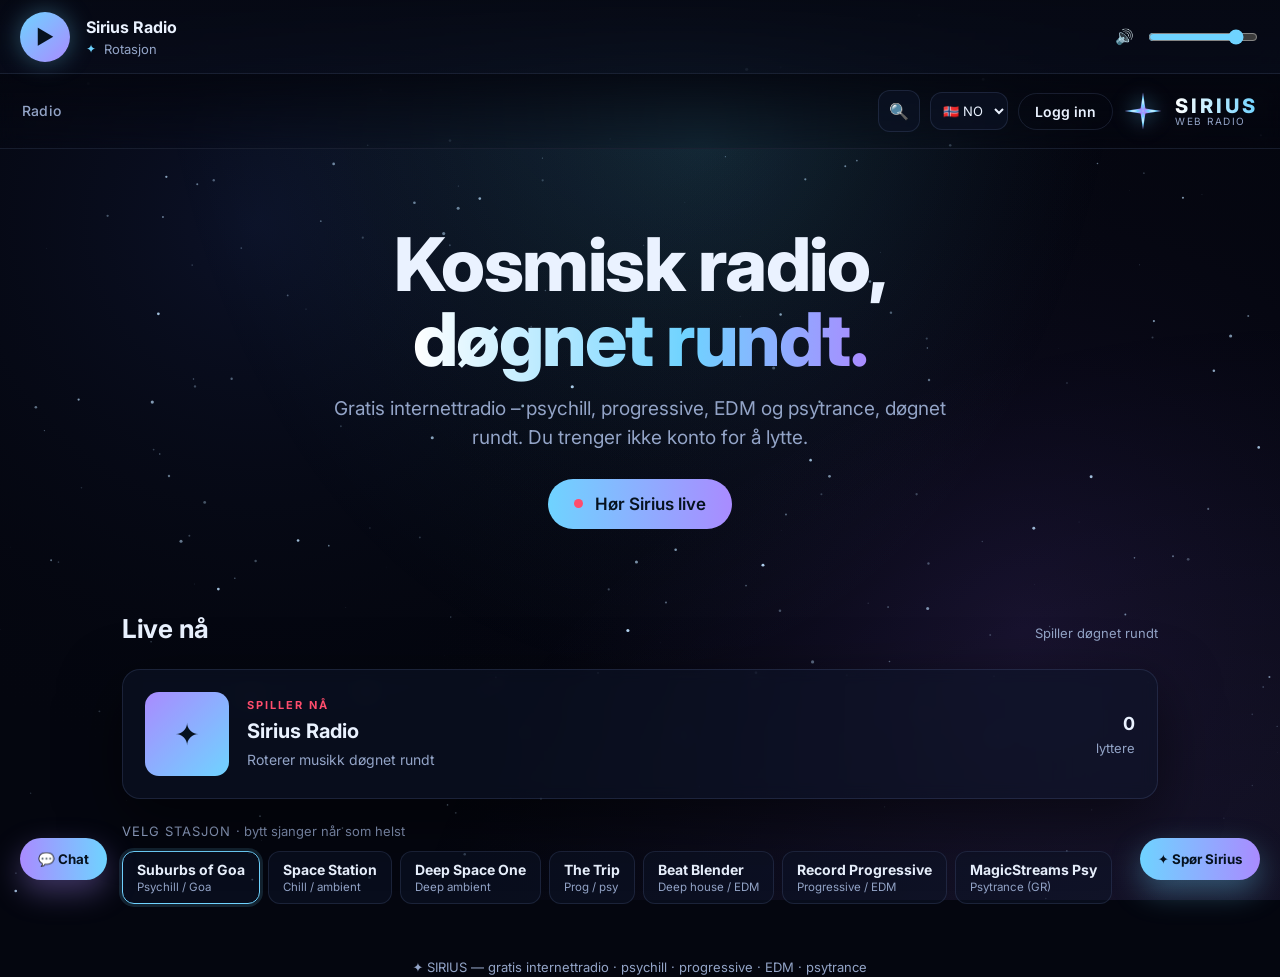
<file: index.html>
<!DOCTYPE html>
<html lang="no">
<head>
  <meta charset="UTF-8">
  <meta name="viewport" content="width=device-width, initial-scale=1">
  <title>SIRIUS Web Radio – Live fra rommet</title>
  <meta name="description" content="Sirius Web Radio – gratis internettradio. Psychill, progressive, EDM og psytrance – døgnet rundt.">
  <link rel="icon" href="assets/logo.svg">
  <link rel="manifest" href="manifest.json">
  <meta name="theme-color" content="#04060f">
  <meta name="apple-mobile-web-app-capable" content="yes">
  <meta name="apple-mobile-web-app-status-bar-style" content="black-translucent">
  <link rel="apple-touch-icon" href="assets/logo.svg">
  <link rel="preconnect" href="https://fonts.googleapis.com">
  <link href="https://fonts.googleapis.com/css2?family=Inter:wght@400;500;600;700;800&display=swap" rel="stylesheet">
  <link rel="stylesheet" href="css/styles.css">
</head>
<body>
  <!-- Universe-bakgrunn -->
  <canvas id="starfield"></canvas>

  <!-- Topbar med logo øverst i hjørnet -->
  <header class="topbar">
    <button class="nav-toggle" id="nav-toggle" aria-label="Åpne meny">☰</button>
    <nav class="nav" id="nav">
      <a href="#live" data-i18n="nav.live">Radio</a>
    </nav>
    <div style="display:flex;align-items:center;gap:10px">
      <button class="icon-btn" id="search-btn" aria-label="Søk">🔍</button>
      <select class="lang-select" id="lang-select" aria-label="Språk">
        <option value="no">🇳🇴 NO</option>
        <option value="en">🇬🇧 EN</option>
        <option value="es">🇪🇸 ES</option>
        <option value="de">🇩🇪 DE</option>
      </select>
      <button class="btn btn-ghost" id="auth-btn" data-i18n="nav.authbtn">Logg inn</button>
      <div class="logo">
        <img src="assets/logo.svg" class="logo-mark" alt="Sirius Web Radio">
        <div class="logo-text">
          <div class="logo-name">SIRIUS</div>
          <div class="logo-tag">Web Radio</div>
        </div>
      </div>
    </div>
  </header>

  <main class="wrap">
    <!-- Hero -->
    <section class="hero">
      <h1 data-i18n-html="hero.title">Kosmisk radio,<br><span class="glow">døgnet rundt.</span></h1>
      <p class="lead" data-i18n="hero.lead">Gratis internettradio – psychill, progressive, EDM og psytrance, døgnet rundt. Du trenger ikke konto for å lytte.</p>
      <button class="btn btn-primary hero-play" id="hero-play"><span class="dot"></span> <span data-i18n="hero.play">Hør Sirius live</span></button>
    </section>

    <!-- Live nå-boks (denne + spilleren nederst = "boksen" på hver side) -->
    <section id="live" class="block">
      <div class="section-head"><h2 data-i18n="live.h">Live nå</h2><span class="hint" data-i18n="live.hint">Spiller døgnet rundt</span></div>
      <div class="card live-box">
        <div class="live-cover" id="live-cover">✦</div>
        <div class="live-meta">
          <div class="kicker" id="live-kicker">SPILLER NÅ</div>
          <div class="title" id="live-title">Sirius Radio</div>
          <div class="sub" id="live-sub">Roterer musikk døgnet rundt</div>
        </div>
        <div class="live-stats"><b id="live-listeners">0</b>lyttere</div>
      </div>
      <div class="stations-head" data-i18n-html="stations.head">Velg stasjon <span>· bytt sjanger når som helst</span></div>
      <div class="stations" id="stations"></div>
    </section>
  </main>

  <footer class="wrap">
    <p data-i18n="footer">✦ SIRIUS — gratis internettradio · psychill · progressive · EDM · psytrance</p>
  </footer>

  <!-- Persistent spiller-bar (finnes på hver side) -->
  <div class="player-bar">
    <button class="pb-play" id="pb-play">▶</button>
    <div class="pb-info">
      <div class="now" id="pb-now">Sirius Radio</div>
      <div class="by" id="pb-by"><span class="pb-ai">✦</span> Rotasjon</div>
    </div>
    <div class="pb-right">
      <span style="font-size:15px">🔊</span>
      <input class="pb-vol" id="pb-vol" type="range" min="0" max="100" value="85">
    </div>
  </div>

  <!-- AI-assistent (uten innlogging) -->
  <button class="ai-fab" id="ai-fab" data-i18n="ai.fab">✦ Spør Sirius</button>
  <div class="ai-panel" id="ai-panel">
    <div class="ai-head">
      <div class="t" data-i18n="ai.title">✦ Sirius-assistent</div>
      <button class="x" id="ai-close">×</button>
    </div>
    <div class="ai-log" id="ai-log"></div>
    <div class="ai-suggest" id="ai-suggest"></div>
    <div class="ai-input">
      <input class="input" id="ai-input" data-i18n-ph="ai.ph" placeholder="Spør om alt på siden…">
      <button class="btn btn-primary" id="ai-send" data-i18n="ai.send">Send</button>
    </div>
  </div>

  <!-- Fellesskaps-chat (åpen for alle – med eller uten konto, flyttbar) -->
  <button class="chat-fab" id="chat-fab" data-i18n="chat.fab">💬 Chat</button>
  <div class="chat-panel" id="chat-panel">
    <div class="chat-head" id="chat-head">
      <div class="t"><span data-i18n="chat.title">💬 Sirius-chat</span> <span class="drag-hint" data-i18n="chat.hint">dra for å flytte</span></div>
      <button class="x" id="chat-close">×</button>
    </div>
    <div class="chat-log" id="chat-log"></div>
    <div class="chat-name-row">
      <label data-i18n="chat.you">Du:</label>
      <input class="input" id="chat-name" data-i18n-ph="chat.name" placeholder="Ditt navn">
    </div>
    <div class="chat-input">
      <input class="input" id="chat-text" data-i18n-ph="chat.ph" placeholder="Skriv en melding…">
      <button class="btn btn-primary" id="chat-send" data-i18n="chat.send">Send</button>
    </div>
  </div>

  <!-- Modal: logg inn / registrer -->
  <div class="modal-overlay" id="modal-overlay">
    <div class="card modal" style="position:relative">
      <button class="x" id="modal-close">×</button>
      <h3 data-i18n="modal.title">Bli med på Sirius</h3>
      <div class="sub" data-i18n="modal.sub">Du trenger ikke konto for å lytte – opprett en for å bli med i fellesskapet.</div>

      <div class="tabs">
        <button data-mode="register" class="active" data-i18n="modal.register">Registrer</button>
        <button data-mode="login" data-i18n="modal.login">Logg inn</button>
      </div>

      <form id="auth-form">
        <div class="field" id="field-name"><label data-i18n="modal.name">Navn</label><input class="input" id="f-name" placeholder="Ditt navn"></div>
        <div class="field"><label data-i18n="modal.email">E-post</label><input class="input" id="f-email" type="email" placeholder="deg@epost.no" required></div>
        <div class="field"><label data-i18n="modal.pass">Passord</label><input class="input" id="f-pass" type="password" placeholder="••••••••" required></div>
        <button class="btn btn-primary" id="auth-submit" style="width:100%" type="submit">Opprett konto</button>
        <button class="btn btn-ghost" id="forgot-pass" type="button" style="width:100%;margin-top:8px;display:none" data-i18n="modal.forgot">Glemt passord?</button>
        <button class="btn btn-ghost" id="resend-activation" type="button" style="width:100%;margin-top:8px" data-i18n="modal.resend">✉ Send aktiverings-e-post på nytt</button>
        <p class="note">Ved registrering sender vi en aktiverings-e-post du må bekrefte. Fikk du den ikke? Skriv e-posten over og trykk «Send på nytt».</p>
      </form>
    </div>
  </div>

  <div class="toast" id="toast"></div>

  <!-- Skript -->
  <script src="js/config.js"></script>
  <script src="js/i18n.js"></script>
  <script src="js/starfield.js"></script>
  <script src="js/player.js"></script>
  <script src="js/ai.js"></script>
  <script src="js/auth.js"></script>
  <script src="js/stations.js"></script>
  <script src="js/search.js"></script>
  <script src="js/chat.js"></script>
  <script src="js/app.js"></script>
</body>
</html>
</file>
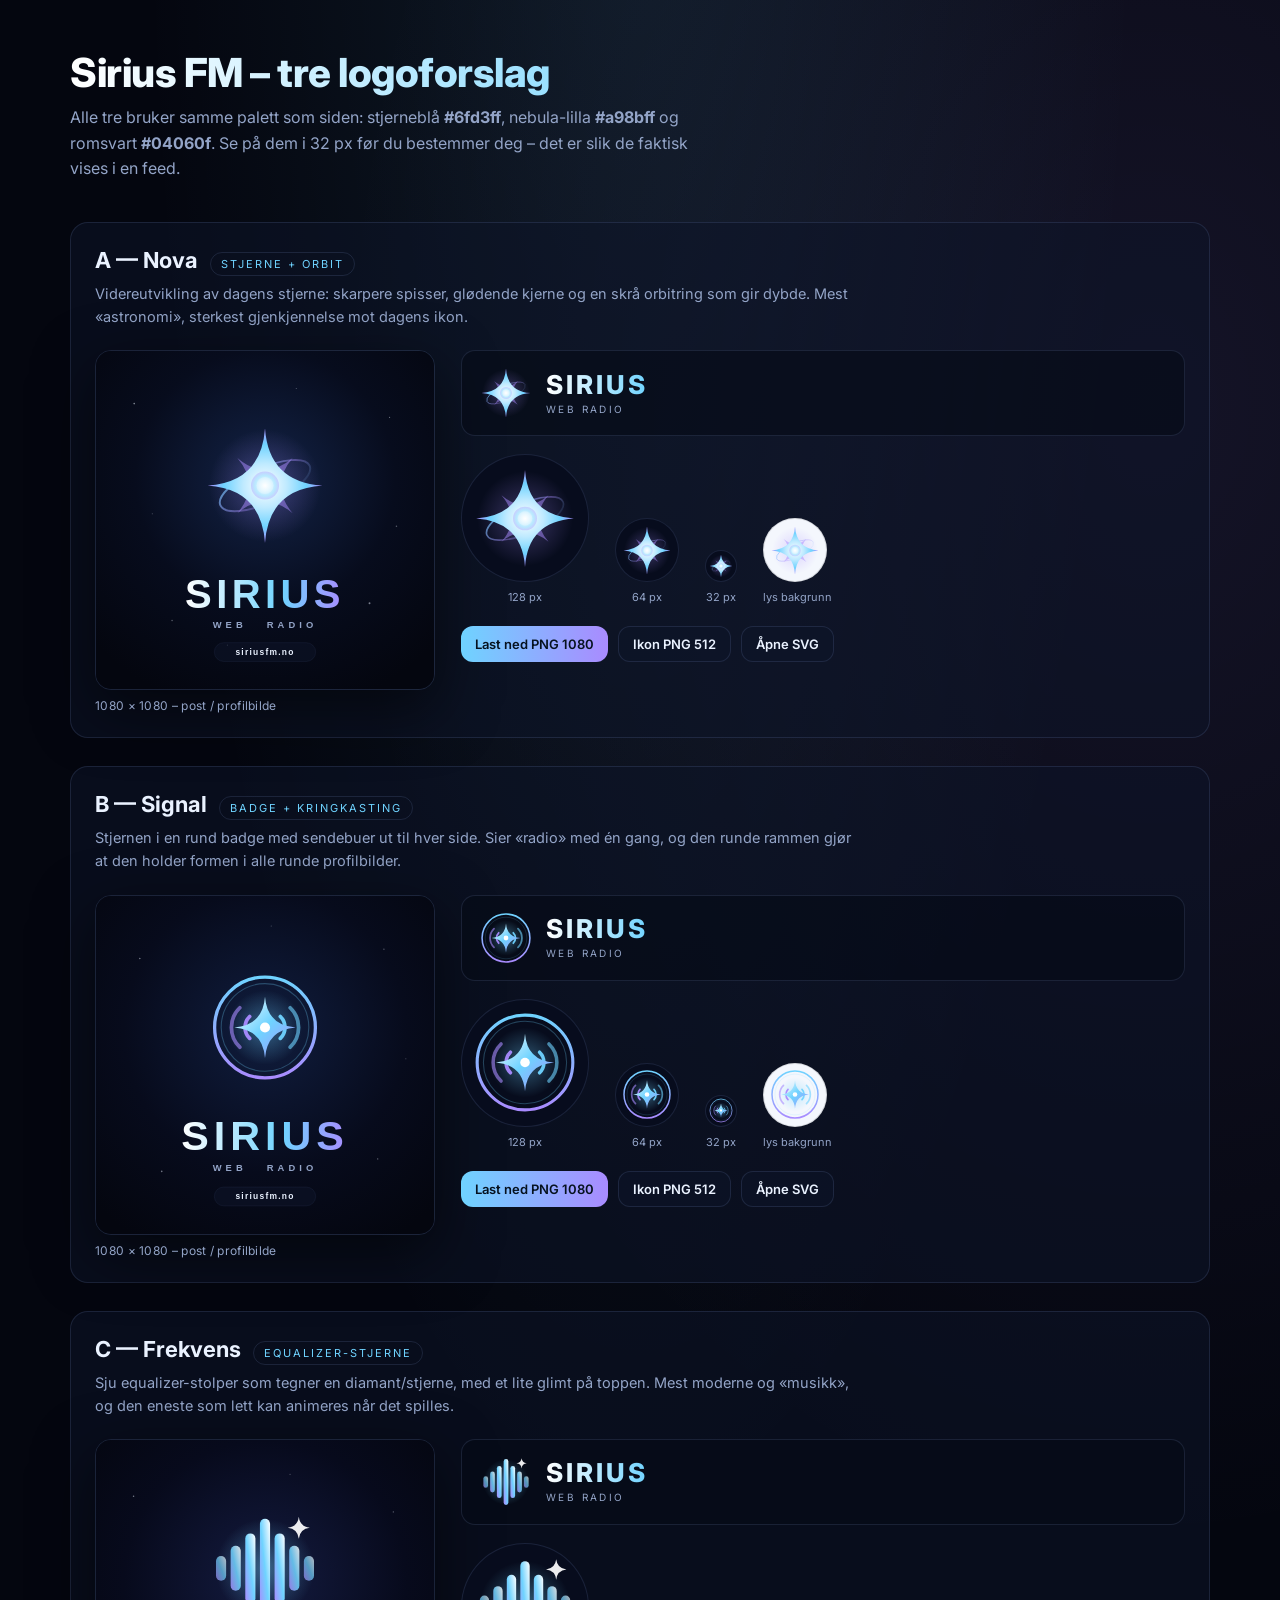
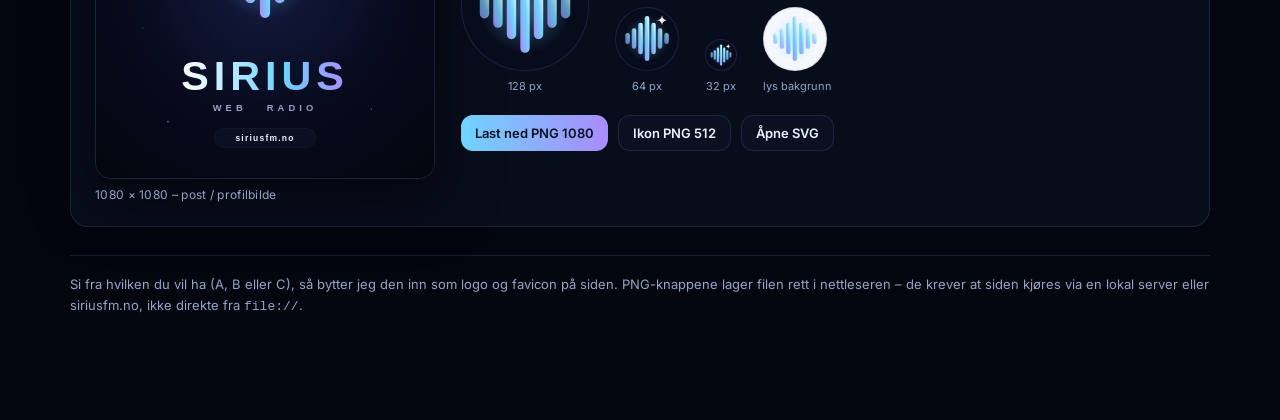
<file: logo-preview.html>
<!doctype html>
<html lang="no">
<head>
<meta charset="utf-8">
<meta name="viewport" content="width=device-width, initial-scale=1">
<title>Sirius FM – logoforslag</title>
<link rel="preconnect" href="https://fonts.googleapis.com">
<link href="https://fonts.googleapis.com/css2?family=Inter:wght@400;500;600;700;800&display=swap" rel="stylesheet">
<style>
  :root{
    --bg:#04060f; --ink:#eaf2ff; --muted:#93a4c7;
    --line:rgba(140,170,230,0.14); --panel:rgba(14,20,40,0.55);
    --accent:#6fd3ff; --accent-2:#a98bff;
    --font:'Inter',system-ui,-apple-system,Segoe UI,Roboto,sans-serif;
  }
  *{box-sizing:border-box}
  body{margin:0;background:var(--bg);color:var(--ink);font-family:var(--font);
    background-image:radial-gradient(ellipse at 50% -10%,rgba(111,211,255,.10),transparent 55%),
                     radial-gradient(ellipse at 90% 20%,rgba(169,139,255,.10),transparent 50%);}
  .wrap{max-width:1180px;margin:0 auto;padding:48px 20px 90px}
  h1{font-size:clamp(26px,4vw,40px);margin:0 0 8px;font-weight:800;letter-spacing:-.5px;
     background:linear-gradient(90deg,#fff,var(--accent) 60%,var(--accent-2));
     -webkit-background-clip:text;background-clip:text;color:transparent}
  .lead{color:var(--muted);margin:0 0 40px;max-width:640px;line-height:1.6}
  .concept{border:1px solid var(--line);background:var(--panel);border-radius:18px;
    padding:24px;margin-bottom:28px}
  .chead{display:flex;flex-wrap:wrap;gap:12px;align-items:baseline;margin-bottom:6px}
  .chead h2{margin:0;font-size:22px;font-weight:700}
  .tag{font-size:11px;letter-spacing:2px;text-transform:uppercase;color:var(--accent);
    border:1px solid var(--line);border-radius:999px;padding:4px 10px}
  .desc{color:var(--muted);font-size:14.5px;line-height:1.6;margin:0 0 22px;max-width:760px}
  .grid{display:grid;grid-template-columns:minmax(260px,340px) 1fr;gap:26px;align-items:start}
  @media(max-width:820px){.grid{grid-template-columns:1fr}}
  .post{width:100%;max-width:340px;border-radius:16px;overflow:hidden;border:1px solid var(--line);
    box-shadow:0 20px 60px rgba(0,0,0,.55);display:block}
  .post img{display:block;width:100%}
  .caption{font-size:12px;color:var(--muted);margin-top:8px;letter-spacing:.3px}
  .sizes{display:flex;flex-wrap:wrap;gap:26px;align-items:flex-end;margin-bottom:22px}
  .size{text-align:center}
  .avatar{border-radius:50%;overflow:hidden;background:#070c1d;display:grid;place-items:center;
    border:1px solid var(--line)}
  .avatar img{width:82%;height:82%}
  .a128{width:128px;height:128px}.a64{width:64px;height:64px}.a32{width:32px;height:32px}
  .size span{display:block;font-size:11px;color:var(--muted);margin-top:8px}
  .light{background:#f4f7fd;border-color:rgba(0,0,0,.12)}
  .lock{display:flex;align-items:center;gap:14px;padding:16px 18px;border:1px solid var(--line);
    border-radius:14px;background:rgba(6,10,22,.6);margin-bottom:18px;flex-wrap:wrap}
  .lock img{width:52px;height:52px}
  .lock .name{font-size:26px;font-weight:800;letter-spacing:3px;line-height:1;
    background:linear-gradient(90deg,#fff,var(--accent));-webkit-background-clip:text;
    background-clip:text;color:transparent}
  .lock .tagline{font-size:10px;color:var(--muted);letter-spacing:2.4px;text-transform:uppercase;margin-top:5px}
  .btns{display:flex;flex-wrap:wrap;gap:10px}
  button{font-family:inherit;cursor:pointer;font-size:13px;font-weight:600;
    padding:9px 14px;border-radius:12px;border:1px solid var(--line);
    background:var(--panel);color:var(--ink)}
  button:hover{border-color:var(--accent);box-shadow:0 0 0 3px rgba(111,211,255,.12)}
  button.primary{background:linear-gradient(90deg,var(--accent),var(--accent-2));color:#06121f;border:none}
  .note{color:var(--muted);font-size:13px;line-height:1.6;border-top:1px solid var(--line);
    padding-top:18px;margin-top:8px}
</style>
</head>
<body>
<div class="wrap">
  <h1>Sirius FM – tre logoforslag</h1>
  <p class="lead">Alle tre bruker samme palett som siden: stjerneblå <b>#6fd3ff</b>, nebula-lilla
    <b>#a98bff</b> og romsvart <b>#04060f</b>. Se på dem i 32&nbsp;px før du bestemmer deg –
    det er slik de faktisk vises i en feed.</p>

  <!-- A -->
  <section class="concept">
    <div class="chead"><h2>A — Nova</h2><span class="tag">Stjerne + orbit</span></div>
    <p class="desc">Videreutvikling av dagens stjerne: skarpere spisser, glødende kjerne og en
      skrå orbitring som gir dybde. Mest «astronomi», sterkest gjenkjennelse mot dagens ikon.</p>
    <div class="grid">
      <div>
        <div class="post"><img src="assets/logo-a-social.svg" alt="Sirius FM logo A, sosiale medier"></div>
        <div class="caption">1080 × 1080 – post / profilbilde</div>
      </div>
      <div>
        <div class="lock">
          <img src="assets/logo-a-mark.svg" alt="">
          <div><div class="name">SIRIUS</div><div class="tagline">Web Radio</div></div>
        </div>
        <div class="sizes">
          <div class="size"><div class="avatar a128"><img src="assets/logo-a-mark.svg" alt=""></div><span>128 px</span></div>
          <div class="size"><div class="avatar a64"><img src="assets/logo-a-mark.svg" alt=""></div><span>64 px</span></div>
          <div class="size"><div class="avatar a32"><img src="assets/logo-a-mark.svg" alt=""></div><span>32 px</span></div>
          <div class="size"><div class="avatar a64 light"><img src="assets/logo-a-mark.svg" alt=""></div><span>lys bakgrunn</span></div>
        </div>
        <div class="btns">
          <button class="primary" data-png="assets/logo-a-social.svg" data-size="1080">Last ned PNG 1080</button>
          <button data-png="assets/logo-a-mark.svg" data-size="512" data-bg="#04060f">Ikon PNG 512</button>
          <button data-open="assets/logo-a-social.svg">Åpne SVG</button>
        </div>
      </div>
    </div>
  </section>

  <!-- B -->
  <section class="concept">
    <div class="chead"><h2>B — Signal</h2><span class="tag">Badge + kringkasting</span></div>
    <p class="desc">Stjernen i en rund badge med sendebuer ut til hver side. Sier «radio» med én
      gang, og den runde rammen gjør at den holder formen i alle runde profilbilder.</p>
    <div class="grid">
      <div>
        <div class="post"><img src="assets/logo-b-social.svg" alt="Sirius FM logo B, sosiale medier"></div>
        <div class="caption">1080 × 1080 – post / profilbilde</div>
      </div>
      <div>
        <div class="lock">
          <img src="assets/logo-b-mark.svg" alt="">
          <div><div class="name">SIRIUS</div><div class="tagline">Web Radio</div></div>
        </div>
        <div class="sizes">
          <div class="size"><div class="avatar a128"><img src="assets/logo-b-mark.svg" alt=""></div><span>128 px</span></div>
          <div class="size"><div class="avatar a64"><img src="assets/logo-b-mark.svg" alt=""></div><span>64 px</span></div>
          <div class="size"><div class="avatar a32"><img src="assets/logo-b-mark.svg" alt=""></div><span>32 px</span></div>
          <div class="size"><div class="avatar a64 light"><img src="assets/logo-b-mark.svg" alt=""></div><span>lys bakgrunn</span></div>
        </div>
        <div class="btns">
          <button class="primary" data-png="assets/logo-b-social.svg" data-size="1080">Last ned PNG 1080</button>
          <button data-png="assets/logo-b-mark.svg" data-size="512" data-bg="#04060f">Ikon PNG 512</button>
          <button data-open="assets/logo-b-social.svg">Åpne SVG</button>
        </div>
      </div>
    </div>
  </section>

  <!-- C -->
  <section class="concept">
    <div class="chead"><h2>C — Frekvens</h2><span class="tag">Equalizer-stjerne</span></div>
    <p class="desc">Sju equalizer-stolper som tegner en diamant/stjerne, med et lite glimt på toppen.
      Mest moderne og «musikk», og den eneste som lett kan animeres når det spilles.</p>
    <div class="grid">
      <div>
        <div class="post"><img src="assets/logo-c-social.svg" alt="Sirius FM logo C, sosiale medier"></div>
        <div class="caption">1080 × 1080 – post / profilbilde</div>
      </div>
      <div>
        <div class="lock">
          <img src="assets/logo-c-mark.svg" alt="">
          <div><div class="name">SIRIUS</div><div class="tagline">Web Radio</div></div>
        </div>
        <div class="sizes">
          <div class="size"><div class="avatar a128"><img src="assets/logo-c-mark.svg" alt=""></div><span>128 px</span></div>
          <div class="size"><div class="avatar a64"><img src="assets/logo-c-mark.svg" alt=""></div><span>64 px</span></div>
          <div class="size"><div class="avatar a32"><img src="assets/logo-c-mark.svg" alt=""></div><span>32 px</span></div>
          <div class="size"><div class="avatar a64 light"><img src="assets/logo-c-mark.svg" alt=""></div><span>lys bakgrunn</span></div>
        </div>
        <div class="btns">
          <button class="primary" data-png="assets/logo-c-social.svg" data-size="1080">Last ned PNG 1080</button>
          <button data-png="assets/logo-c-mark.svg" data-size="512" data-bg="#04060f">Ikon PNG 512</button>
          <button data-open="assets/logo-c-social.svg">Åpne SVG</button>
        </div>
      </div>
    </div>
  </section>

  <p class="note">Si fra hvilken du vil ha (A, B eller C), så bytter jeg den inn som logo og favicon
    på siden. PNG-knappene lager filen rett i nettleseren – de krever at siden kjøres via en
    lokal server eller siriusfm.no, ikke direkte fra <code>file://</code>.</p>
</div>

<script>
async function toPng(src, size, bg){
  const res = await fetch(src);
  const svg = await res.text();
  const url = URL.createObjectURL(new Blob([svg], {type:'image/svg+xml'}));
  const img = new Image();
  img.crossOrigin = 'anonymous';
  await new Promise((ok, no) => { img.onload = ok; img.onerror = no; img.src = url; });
  const c = document.createElement('canvas');
  c.width = c.height = size;
  const ctx = c.getContext('2d');
  if (bg){ ctx.fillStyle = bg; ctx.fillRect(0,0,size,size); }
  const pad = bg ? size*0.12 : 0;
  ctx.drawImage(img, pad, pad, size-pad*2, size-pad*2);
  URL.revokeObjectURL(url);
  const a = document.createElement('a');
  a.href = c.toDataURL('image/png');
  a.download = src.split('/').pop().replace('.svg','') + '-' + size + '.png';
  a.click();
}

document.addEventListener('click', e => {
  const b = e.target.closest('button');
  if (!b) return;
  if (b.dataset.open){ window.open(b.dataset.open, '_blank'); return; }
  if (b.dataset.png){
    const label = b.textContent;
    b.textContent = 'Lager …';
    toPng(b.dataset.png, +b.dataset.size, b.dataset.bg)
      .then(() => { b.textContent = 'Lastet ned ✓'; })
      .catch(() => { b.textContent = 'Feilet – åpne SVG i stedet'; })
      .finally(() => setTimeout(() => b.textContent = label, 2200));
  }
});
</script>
</body>
</html>
</file>
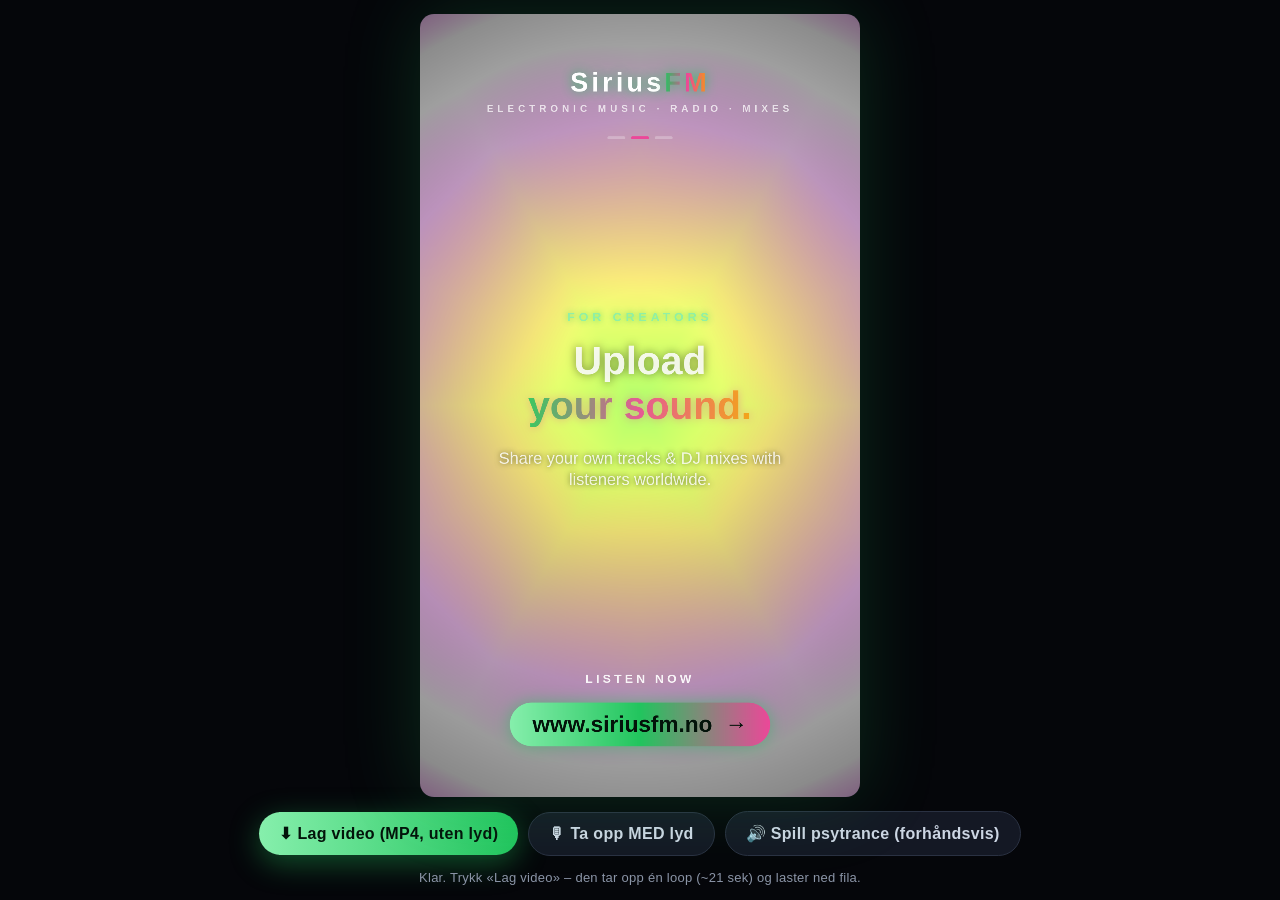
<file: SiriusFM-reels-studio.html>
<!doctype html>
<html lang="en">
<head>
<meta charset="utf-8">
<meta name="viewport" content="width=device-width, initial-scale=1">
<title>SiriusFM — Reels Studio</title>
<style>
  *{margin:0;padding:0;box-sizing:border-box}
  html,body{height:100%;background:#05060a;overflow:hidden;color:#e8ecf2;
    font-family:-apple-system,BlinkMacSystemFont,"Segoe UI",Inter,Helvetica,Arial,sans-serif}
  body{display:flex;flex-direction:column;align-items:center;justify-content:center;gap:14px;padding:14px}
  #wrap{position:relative;height:calc(100vh - 90px);aspect-ratio:9/16;
    border-radius:14px;overflow:hidden;box-shadow:0 0 80px rgba(34,197,94,.2)}
  #out{width:100%;height:100%;display:block}
  #glcv{display:none}
  .bar{display:flex;gap:10px;align-items:center;flex-wrap:wrap;justify-content:center}
  button{font:inherit;font-weight:800;letter-spacing:.02em;border:0;cursor:pointer;
    padding:12px 20px;border-radius:999px;color:#03130a;
    background:linear-gradient(90deg,#86efac,#22c55e 55%,#ec4899);background-size:180% 100%;
    box-shadow:0 8px 30px rgba(34,197,94,.4);transition:transform .15s,filter .15s}
  button:hover{filter:brightness(1.06)}
  button:active{transform:scale(.97)}
  button.ghost{background:#141824;color:#cdd6e4;box-shadow:none;border:1px solid #2a3142}
  button:disabled{opacity:.5;cursor:default;filter:none}
  #status{font-size:13px;color:#8b95a7;min-height:16px;text-align:center;letter-spacing:.02em}
  a.link{color:#86efac}
</style>
</head>
<body>
  <div id="wrap">
    <canvas id="out" width="1080" height="1920"></canvas>
    <canvas id="glcv" width="1080" height="1920"></canvas>
  </div>

  <div class="bar">
    <button id="rec">&#11015; Lag video (MP4, uten lyd)</button>
    <button id="recAudio" class="ghost">&#127897; Ta opp MED lyd</button>
    <button id="sound" class="ghost">&#128266; Spill psytrance (forh&aring;ndsvis)</button>
  </div>
  <div id="status">Klar. Trykk &laquo;Lag video&raquo; &ndash; den tar opp én loop (~21 sek) og laster ned fila.</div>

  <audio id="bg" loop preload="auto">
    <source src="https://ice2.somafm.com/suburbsofgoa-128-mp3" type="audio/mpeg">
  </audio>

<script>
/* =================== Psychedelic WebGL background =================== */
const glcv = document.getElementById('glcv');
const gl = glcv.getContext('webgl') || glcv.getContext('experimental-webgl');
const vsrc = `attribute vec2 p; void main(){ gl_Position = vec4(p,0.,1.); }`;
const fsrc = `
precision highp float;
uniform vec2 res; uniform float t;
vec3 pal(float x){
  vec3 a=vec3(0.55,0.45,0.55), b=vec3(0.45,0.5,0.5);
  vec3 c=vec3(1.0,1.0,1.0), d=vec3(0.15,0.45,0.85);
  return a + b*cos(6.28318*(c*x+d));
}
mat2 rot(float a){ float s=sin(a),c=cos(a); return mat2(c,-s,s,c); }
void main(){
  vec2 uv = (gl_FragCoord.xy - 0.5*res)/res.y;
  float time = t*0.14;
  float a = atan(uv.y,uv.x); float r = length(uv);
  float seg = 6.0; a = mod(a, 6.28318/seg); a = abs(a - 3.14159/seg);
  uv = vec2(cos(a),sin(a))*r;
  vec2 q = uv*2.2;
  for(int i=0;i<5;i++){
    q += 0.42*vec2(sin(1.3*q.y + time*1.7 + float(i)*1.1),
                   cos(1.3*q.x - time*1.4 + float(i)*0.7));
    q *= rot(0.18 + time*0.05);
  }
  float v = length(q)*0.5;
  float glow = 0.55/(0.15 + abs(0.7 - r*1.4));
  vec3 col = pal(v*0.35 + time*0.25 + r*0.4);
  col = mix(col, vec3(0.13,0.85,0.42), 0.22*smoothstep(0.2,0.9,sin(v*3.0+time)));
  col = mix(col, vec3(0.92,0.28,0.6), 0.18*smoothstep(0.2,0.9,cos(v*2.0-time*1.3)));
  col += glow*vec3(0.15,0.35,0.28);
  col *= 1.0 - 0.55*smoothstep(0.55,1.15,r);
  col = pow(col, vec3(0.85));
  gl_FragColor = vec4(col,1.0);
}`;
function compile(type,src){const s=gl.createShader(type);gl.shaderSource(s,src);gl.compileShader(s);return s;}
let uRes,uT;
if(gl){
  const prog=gl.createProgram();
  gl.attachShader(prog,compile(gl.VERTEX_SHADER,vsrc));
  gl.attachShader(prog,compile(gl.FRAGMENT_SHADER,fsrc));
  gl.linkProgram(prog); gl.useProgram(prog);
  const buf=gl.createBuffer(); gl.bindBuffer(gl.ARRAY_BUFFER,buf);
  gl.bufferData(gl.ARRAY_BUFFER,new Float32Array([-1,-1,3,-1,-1,3]),gl.STATIC_DRAW);
  const loc=gl.getAttribLocation(prog,'p'); gl.enableVertexAttribArray(loc);
  gl.vertexAttribPointer(loc,2,gl.FLOAT,false,0,0);
  uRes=gl.getUniformLocation(prog,'res'); uT=gl.getUniformLocation(prog,'t');
  gl.viewport(0,0,1080,1920);
}

/* =================== Composite (bg + text) onto #out =================== */
const out = document.getElementById('out');
const ctx = out.getContext('2d');
const W=1080, H=1920;

const SCENE_MS = 5200;
const SCENES = [
  { kicker:'24 / 7  ·  NO SIGNUP', l1:'Free radio,', l2:'always on.',
    sub:'Tune into non-stop electronic music — anytime, anywhere, free.' },
  { kicker:'FOR CREATORS', l1:'Upload', l2:'your sound.',
    sub:'Share your own tracks & DJ mixes with listeners worldwide.' },
  { kicker:'POWERED BY AI', l1:'A living', l2:'magazine.',
    sub:'An AI magazine & radio that refresh around the clock.' },
  { kicker:'', l1:'Your frequency', l2:'awaits.', sub:'' },
];
const LOOP_MS = SCENE_MS * SCENES.length;

function accentGrad(x0,x1,y){
  const g=ctx.createLinearGradient(x0,y,x1,y);
  g.addColorStop(0,'#22c55e'); g.addColorStop(.5,'#ec4899'); g.addColorStop(1,'#f59e0b');
  return g;
}
function env(p){ const IN=0.12,OUT=0.86;
  let a = p<IN ? p/IN : p>OUT ? 1-(p-OUT)/(1-OUT) : 1;
  return Math.max(0,Math.min(1,a)); }
function wrap(text,maxW){
  const words=text.split(' '); const lines=[]; let cur='';
  for(const w of words){ const test=cur?cur+' '+w:w;
    if(ctx.measureText(test).width>maxW && cur){lines.push(cur);cur=w;} else cur=test; }
  if(cur)lines.push(cur); return lines;
}
function centerText(str,y){ ctx.fillText(str, W/2, y); }

function draw(t){
  // background
  if(gl){ gl.uniform2f(uRes,W,H); gl.uniform1f(uT,t/1000); gl.drawArrays(gl.TRIANGLES,0,3);
          ctx.drawImage(glcv,0,0,W,H); }
  else { ctx.fillStyle='#0b0e18'; ctx.fillRect(0,0,W,H); }
  // dark vignette for legibility
  const vg=ctx.createRadialGradient(W/2,H*0.46,200,W/2,H*0.5,1100);
  vg.addColorStop(0,'rgba(0,0,0,0)'); vg.addColorStop(1,'rgba(0,0,0,0.5)');
  ctx.fillStyle=vg; ctx.fillRect(0,0,W,H);

  ctx.textBaseline='alphabetic';

  /* ---- brand top ("Sirius" white + "FM" gradient, side by side) ---- */
  ctx.save();
  ctx.textAlign='left';
  ctx.font='900 66px -apple-system,Inter,Arial'; ctx.letterSpacing='8px';
  const bs1='Sirius', bs2='FM', by=190;
  const bw1=ctx.measureText(bs1).width, bw2=ctx.measureText(bs2).width;
  const bx0=(W-(bw1+bw2))/2;
  ctx.shadowColor='rgba(34,197,94,.9)'; ctx.shadowBlur=30;
  ctx.fillStyle='#ffffff'; ctx.fillText(bs1, bx0, by);
  ctx.fillStyle=accentGrad(bx0+bw1, bx0+bw1+bw2, by); ctx.fillText(bs2, bx0+bw1, by);
  ctx.restore();
  ctx.textAlign='center';
  ctx.save(); ctx.font='600 24px -apple-system,Inter,Arial'; ctx.letterSpacing='10px';
  ctx.fillStyle='rgba(255,255,255,.72)';
  centerText('ELECTRONIC MUSIC · RADIO · MIXES', 240); ctx.restore();

  /* ---- progress dots ---- */
  const sceneIdx = Math.min(SCENES.length-1, Math.max(0, Math.floor(((t % LOOP_MS)+LOOP_MS)%LOOP_MS / SCENE_MS)));
  const activeDot = Math.min(sceneIdx,2);
  const dotW=44, gap=14, total=3*dotW+2*gap; let dx=(W-total)/2;
  for(let i=0;i<3;i++){ ctx.fillStyle = i===activeDot ? '#ec4899' : 'rgba(255,255,255,.25)';
    ctx.beginPath(); ctx.roundRect(dx,300,dotW,7,4); ctx.fill(); dx+=dotW+gap; }

  /* ---- center scene ---- */
  const s = SCENES[sceneIdx];
  const p = (t % SCENE_MS)/SCENE_MS;
  const a = env(p);
  const yoff = (1-a)*26;
  ctx.save(); ctx.globalAlpha = a;
  const cy = 900 + yoff;
  if(s.kicker){ ctx.font='700 30px -apple-system,Inter,Arial'; ctx.letterSpacing='10px';
    ctx.fillStyle='#86efac'; ctx.shadowColor='rgba(34,197,94,.8)'; ctx.shadowBlur=18;
    centerText(s.kicker, cy-150); ctx.shadowBlur=0; }
  ctx.letterSpacing='0px';
  ctx.font='900 96px -apple-system,Inter,Arial';
  ctx.fillStyle='#ffffff'; ctx.shadowColor='rgba(0,0,0,.55)'; ctx.shadowBlur=22;
  centerText(s.l1, cy-20);
  // accent second line
  const w2=ctx.measureText(s.l2).width;
  ctx.fillStyle=accentGrad(W/2-w2/2, W/2+w2/2, cy+88);
  ctx.shadowColor='rgba(236,72,153,.5)';
  centerText(s.l2, cy+90);
  ctx.shadowBlur=0;
  if(s.sub){ ctx.font='400 40px -apple-system,Inter,Arial'; ctx.fillStyle='rgba(255,255,255,.92)';
    ctx.shadowColor='rgba(0,0,0,.7)'; ctx.shadowBlur=14;
    const lines=wrap(s.sub, 840); let ly=cy+200;
    for(const ln of lines){ centerText(ln, ly); ly+=52; } ctx.shadowBlur=0; }
  ctx.restore();

  /* ---- CTA (always visible) ---- */
  ctx.save();
  ctx.font='700 30px -apple-system,Inter,Arial'; ctx.letterSpacing='8px';
  ctx.fillStyle='rgba(255,255,255,.9)'; centerText('LISTEN NOW', 1640);
  // pill
  ctx.letterSpacing='0px'; ctx.font='900 54px -apple-system,Inter,Arial';
  const label='www.siriusfm.no  →';
  const tw=ctx.measureText(label).width; const padX=54, ph=104;
  const pw=tw+padX*2; const px=(W-pw)/2, py=1690;
  const pulse=1+0.03*Math.sin(t/300);
  ctx.translate(W/2,py+ph/2); ctx.scale(pulse,pulse); ctx.translate(-W/2,-(py+ph/2));
  const pg=ctx.createLinearGradient(px,0,px+pw,0);
  pg.addColorStop(0,'#86efac'); pg.addColorStop(.5,'#22c55e'); pg.addColorStop(1,'#ec4899');
  ctx.fillStyle=pg; ctx.shadowColor='rgba(34,197,94,.55)'; ctx.shadowBlur=40;
  ctx.beginPath(); ctx.roundRect(px,py,pw,ph,ph/2); ctx.fill(); ctx.shadowBlur=0;
  ctx.fillStyle='#03130a'; ctx.textBaseline='middle';
  ctx.fillText(label, W/2, py+ph/2+3);
  ctx.restore();
}

const start=performance.now();
function frame(now){ draw(now-start); requestAnimationFrame(frame); }
requestAnimationFrame(frame);

/* =================== Audio preview (psytrance) =================== */
const bg=document.getElementById('bg');
const soundBtn=document.getElementById('sound');
soundBtn.onclick=()=>{
  if(bg.paused){ bg.volume=0.16; bg.play().then(()=>soundBtn.textContent='🔇 Stopp lyd')
    .catch(()=>setStatus('Kunne ikke spille streamen (nett/ad-blocker).')); }
  else { bg.pause(); soundBtn.textContent='🔊 Spill psytrance (forhåndsvis)'; }
};

/* =================== Recording =================== */
const status=document.getElementById('status');
const recBtn=document.getElementById('rec');
const recABtn=document.getElementById('recAudio');
function setStatus(m){ status.textContent=m; }
function pickMime(prefMp4){
  const list = prefMp4
    ? ['video/mp4;codecs=avc1.640028','video/mp4;codecs=avc1.42E01E','video/mp4','video/webm;codecs=vp9','video/webm']
    : ['video/webm;codecs=vp9','video/webm','video/mp4'];
  return list.find(t=>MediaRecorder.isTypeSupported(t)) || '';
}
function download(blob, ext){
  const url=URL.createObjectURL(blob); const a=document.createElement('a');
  a.href=url; a.download='SiriusFM-reels.'+ext; a.click();
  setTimeout(()=>URL.revokeObjectURL(url), 4000);
}
function recordStream(stream, mime, secs, done){
  const rec=new MediaRecorder(stream,{mimeType:mime, videoBitsPerSecond:12_000_000});
  const chunks=[]; rec.ondataavailable=e=>{ if(e.data.size)chunks.push(e.data); };
  rec.onstop=()=>{ const blob=new Blob(chunks,{type:mime}); const ext=mime.includes('mp4')?'mp4':'webm';
    if(ext==='webm') setStatus('Lastet ned WEBM (Chrome støtter ikke MP4-opptak her). Instagram/TikTok tar webm, ellers si ifra så konverterer vi.');
    else setStatus('Ferdig! MP4 lastet ned ✓ Legg til musikk i reels-appen.');
    done && done(); download(blob, ext); };
  const t0=performance.now();
  rec.start(200);
  const tick=setInterval(()=>{ const left=Math.max(0,secs-(performance.now()-t0)/1000);
    setStatus('Tar opp… '+left.toFixed(1)+' sek igjen'); }, 200);
  setTimeout(()=>{ clearInterval(tick); rec.stop();
    stream.getTracks().forEach(tr=>{ if(tr.kind!=='audio'||stream===canvasStream) {} }); }, secs*1000);
}
let canvasStream=null;

// Knapp 1: ren video fra canvas (uten lyd)
recBtn.onclick=()=>{
  const mime=pickMime(true);
  if(!mime){ setStatus('Nettleseren støtter ikke opptak. Bruk Chrome.'); return; }
  recBtn.disabled=recABtn.disabled=true;
  canvasStream=out.captureStream(30);
  setStatus('Tar opp én loop…');
  recordStream(canvasStream, mime, LOOP_MS/1000, ()=>{ recBtn.disabled=recABtn.disabled=false; });
};

// Knapp 2: skjermopptak MED lyd (velg denne fanen + del fanelyd)
recABtn.onclick=async()=>{
  if(!navigator.mediaDevices?.getDisplayMedia){ setStatus('Skjermopptak ikke støttet her.'); return; }
  if(bg.paused){ bg.volume=0.16; try{ await bg.play(); }catch(e){} soundBtn.textContent='🔇 Stopp lyd'; }
  setStatus('Velg «Chrome-fane» → DENNE fanen, og huk av «Del fanelyd».');
  let disp;
  try{ disp=await navigator.mediaDevices.getDisplayMedia({video:{frameRate:30}, audio:true}); }
  catch(e){ setStatus('Avbrutt.'); return; }
  const mime=pickMime(true);
  recBtn.disabled=recABtn.disabled=true;
  recordStream(disp, mime, LOOP_MS/1000, ()=>{ recBtn.disabled=recABtn.disabled=false;
    disp.getTracks().forEach(t=>t.stop()); });
};
</script>
</body>
</html>
</file>
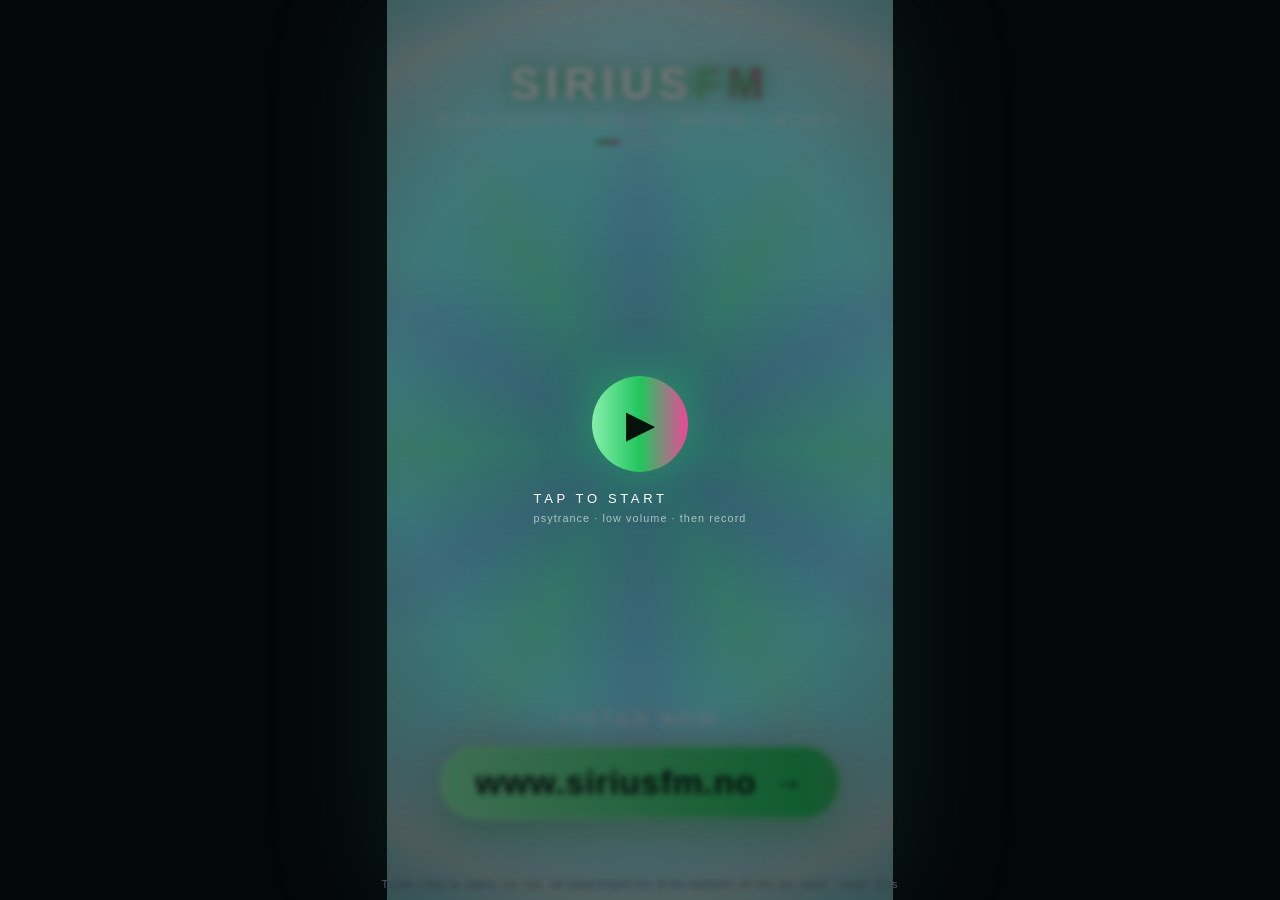
<file: SiriusFM-reels.html>
<!doctype html>
<html lang="en">
<head>
<meta charset="utf-8">
<meta name="viewport" content="width=device-width, initial-scale=1, viewport-fit=cover">
<title>SiriusFM — Reels</title>
<style>
  :root{
    --green:#22c55e; --green-soft:#86efac; --magenta:#ec4899; --pink:#f472b6; --amber:#f59e0b;
  }
  *{margin:0;padding:0;box-sizing:border-box}
  html,body{height:100%;background:#05060a;overflow:hidden;
    font-family:-apple-system,BlinkMacSystemFont,"Segoe UI",Inter,Helvetica,Arial,sans-serif}

  /* 9:16 stage — fills viewport height, letterboxed sides. Record THIS frame. */
  #stage{
    position:relative;width:min(100vw,56.25vh);height:min(177.78vw,100vh);
    margin:auto;overflow:hidden;border-radius:0;
    box-shadow:0 0 120px rgba(34,197,94,.15);
  }
  body{display:flex;align-items:center;justify-content:center}
  canvas{position:absolute;inset:0;width:100%;height:100%;display:block}

  /* subtle grain + vignette on top of the shader */
  #stage::after{content:"";position:absolute;inset:0;pointer-events:none;
    background:radial-gradient(120% 90% at 50% 45%,transparent 40%,rgba(0,0,0,.55) 100%);
    mix-blend-mode:multiply}

  .overlay{position:absolute;inset:0;display:flex;flex-direction:column;
    align-items:center;justify-content:center;text-align:center;
    padding:0 9%;pointer-events:none}

  /* ---- brand mark (always visible top) ---- */
  .brand{position:absolute;top:6.5%;left:0;right:0;text-align:center;z-index:5}
  .brand .logo{font-weight:900;letter-spacing:.14em;font-size:clamp(26px,7vw,44px);
    color:#fff;text-transform:uppercase;
    text-shadow:0 0 18px rgba(34,197,94,.9),0 0 40px rgba(236,72,153,.55);
    animation:brandFloat 4s ease-in-out infinite}
  .brand .logo b{background:linear-gradient(90deg,var(--green-soft),var(--magenta),var(--amber),var(--green-soft));
    -webkit-background-clip:text;background-clip:text;-webkit-text-fill-color:transparent;
    background-size:300% 100%;animation:hue 6s linear infinite}
  .brand .tag{margin-top:.35em;font-size:clamp(10px,2.6vw,14px);letter-spacing:.34em;
    text-transform:uppercase;color:rgba(255,255,255,.72)}
  @keyframes brandFloat{0%,100%{transform:translateY(0)}50%{transform:translateY(-6px)}}
  @keyframes hue{to{background-position:300% 0}}

  /* ---- rotating message scenes ---- */
  .scene{position:absolute;inset:0;display:flex;flex-direction:column;
    align-items:center;justify-content:center;padding:0 8%;
    opacity:0;transform:scale(.94) translateY(18px);transition:none}
  .scene.on{animation:sceneIn 5.2s ease forwards}
  @keyframes sceneIn{
    0%{opacity:0;transform:scale(.94) translateY(20px);filter:blur(8px)}
    12%{opacity:1;transform:scale(1) translateY(0);filter:blur(0)}
    82%{opacity:1;transform:scale(1.02) translateY(0);filter:blur(0)}
    100%{opacity:0;transform:scale(1.05) translateY(-14px);filter:blur(6px)}
  }
  .kicker{font-size:clamp(11px,3vw,16px);letter-spacing:.4em;text-transform:uppercase;
    color:var(--green-soft);margin-bottom:.7em;text-shadow:0 0 16px rgba(34,197,94,.8)}
  .headline{font-weight:900;line-height:1.02;font-size:clamp(38px,11vw,72px);color:#fff;
    text-shadow:0 4px 30px rgba(0,0,0,.6),0 0 34px rgba(236,72,153,.35)}
  .headline .accent{color:transparent;
    background:linear-gradient(90deg,var(--green),var(--magenta),var(--amber));
    -webkit-background-clip:text;background-clip:text;background-size:200% 100%;
    animation:hue 5s linear infinite}
  .sub{margin-top:.85em;font-size:clamp(15px,4vw,22px);line-height:1.35;
    color:rgba(255,255,255,.9);max-width:22ch;text-shadow:0 2px 14px rgba(0,0,0,.7)}

  /* ---- CTA / final scene ---- */
  .cta{position:absolute;left:0;right:0;bottom:9%;text-align:center;z-index:6}
  .cta .now{font-size:clamp(13px,3.4vw,18px);letter-spacing:.26em;text-transform:uppercase;
    color:rgba(255,255,255,.85);margin-bottom:.9em}
  .link{pointer-events:auto;display:inline-flex;align-items:center;gap:.5em;
    text-decoration:none;font-weight:900;font-size:clamp(20px,6vw,34px);letter-spacing:.02em;
    color:#03130a;padding:.5em 1.05em;border-radius:999px;
    background:linear-gradient(90deg,var(--green-soft),var(--green) 45%,var(--magenta));
    background-size:200% 100%;
    box-shadow:0 0 0 2px rgba(255,255,255,.25) inset,0 10px 40px rgba(34,197,94,.5),0 0 60px rgba(236,72,153,.4);
    animation:hue 4s linear infinite,pulse 2.2s ease-in-out infinite}
  .link:hover{filter:brightness(1.08)}
  .link .arrow{transition:transform .3s;font-size:.9em}
  @keyframes pulse{0%,100%{transform:scale(1)}50%{transform:scale(1.045)}}

  /* progress dots for the 3 messages */
  .dots{position:absolute;top:15.5%;left:0;right:0;display:flex;gap:8px;
    justify-content:center;z-index:5}
  .dots span{width:24px;height:4px;border-radius:2px;background:rgba(255,255,255,.22)}
  .dots span.act{background:linear-gradient(90deg,var(--green),var(--magenta))}

  .hint{position:fixed;bottom:10px;left:0;right:0;text-align:center;
    font-size:11px;color:#556;letter-spacing:.1em;z-index:20}

  /* tap-to-start (needed to unlock audio autoplay) */
  #starter{position:absolute;inset:0;z-index:30;display:flex;flex-direction:column;
    align-items:center;justify-content:center;gap:1.2em;cursor:pointer;
    background:rgba(5,6,10,.55);backdrop-filter:blur(3px);transition:opacity .6s}
  #starter.gone{opacity:0;pointer-events:none}
  #starter .play{width:96px;height:96px;border-radius:50%;display:flex;align-items:center;
    justify-content:center;font-size:38px;color:#03130a;
    background:linear-gradient(90deg,var(--green-soft),var(--green),var(--magenta));
    box-shadow:0 0 50px rgba(34,197,94,.6);animation:pulse 2s ease-in-out infinite}
  #starter .lbl{color:#fff;letter-spacing:.28em;text-transform:uppercase;font-size:13px}
  #starter .lbl small{display:block;opacity:.6;letter-spacing:.1em;margin-top:.5em;text-transform:none}
</style>
</head>
<body>
<div id="stage">
  <canvas id="gl"></canvas>

  <div class="brand">
    <div class="logo">Sirius<b>FM</b></div>
    <div class="tag">Electronic music · radio · mixes</div>
  </div>

  <div class="dots" id="dots"><span></span><span></span><span></span></div>

  <div class="overlay">
    <!-- Scene 1: FREE RADIO -->
    <div class="scene" data-scene="0">
      <div class="kicker">24 / 7 · No signup</div>
      <div class="headline">Free radio,<br><span class="accent">always on.</span></div>
      <div class="sub">Tune into non-stop electronic music — anytime, anywhere, totally free.</div>
    </div>
    <!-- Scene 2: UPLOAD -->
    <div class="scene" data-scene="1">
      <div class="kicker">For creators</div>
      <div class="headline">Upload<br><span class="accent">your sound.</span></div>
      <div class="sub">Share your own tracks &amp; DJ mixes and reach listeners around the world.</div>
    </div>
    <!-- Scene 3: AI MAGAZINE + RADIO -->
    <div class="scene" data-scene="2">
      <div class="kicker">Powered by AI</div>
      <div class="headline">A living<br><span class="accent">magazine.</span></div>
      <div class="sub">An AI magazine &amp; radio that refresh themselves around the clock.</div>
    </div>
    <!-- Scene 4: CTA -->
    <div class="scene" data-scene="3">
      <div class="headline" style="font-size:clamp(34px,9.5vw,60px)">Your frequency<br><span class="accent">awaits.</span></div>
    </div>
  </div>

  <div class="cta">
    <div class="now">Listen now</div>
    <a class="link" href="https://www.siriusfm.no" target="_blank" rel="noopener">
      www.siriusfm.no <span class="arrow">→</span>
    </a>
  </div>

  <!-- Low background music: SomaFM "Suburbs of Goa" (goa/psytrance) — same stream SiriusFM uses -->
  <audio id="bg" loop preload="auto">
    <source src="https://ice2.somafm.com/suburbsofgoa-128-mp3" type="audio/mpeg">
  </audio>

  <!-- Tap once to unlock audio, then screen-record -->
  <div id="starter">
    <div class="play">&#9654;</div>
    <div class="lbl">Tap to start<small>psytrance &middot; low volume &middot; then record</small></div>
  </div>
</div>
<div class="hint">Trykk &laquo;Tap to start&raquo; for lyd, s&aring; skjermspill inn 9:16-rammen (9:16) for reels · loop ~21s</div>

<script>
/* ============ Psychedelic WebGL background ============ */
const canvas = document.getElementById('gl');
const gl = canvas.getContext('webgl') || canvas.getContext('experimental-webgl');

const vsrc = `attribute vec2 p; void main(){ gl_Position = vec4(p,0.,1.); }`;
const fsrc = `
precision highp float;
uniform vec2 res;
uniform float t;

// cosine palette (Inigo Quilez)
vec3 pal(float x){
  vec3 a=vec3(0.55,0.45,0.55), b=vec3(0.45,0.5,0.5);
  vec3 c=vec3(1.0,1.0,1.0), d=vec3(0.15,0.45,0.85);
  return a + b*cos(6.28318*(c*x+d));
}
mat2 rot(float a){ float s=sin(a),c=cos(a); return mat2(c,-s,s,c); }

void main(){
  vec2 uv = (gl_FragCoord.xy - 0.5*res)/res.y;
  float time = t*0.14;

  // kaleidoscope fold
  float a = atan(uv.y,uv.x);
  float r = length(uv);
  float seg = 6.0;
  a = mod(a, 6.28318/seg);
  a = abs(a - 3.14159/seg);
  uv = vec2(cos(a),sin(a))*r;

  // domain warp
  vec2 q = uv*2.2;
  for(int i=0;i<5;i++){
    q += 0.42*vec2(
      sin(1.3*q.y + time*1.7 + float(i)*1.1),
      cos(1.3*q.x - time*1.4 + float(i)*0.7));
    q *= rot(0.18 + time*0.05);
  }

  float v = length(q)*0.5;
  float glow = 0.55/ (0.15 + abs(0.7 - r*1.4));   // central bloom
  vec3 col = pal(v*0.35 + time*0.25 + r*0.4);

  // push toward brand green + magenta
  col = mix(col, vec3(0.13,0.85,0.42), 0.22*smoothstep(0.2,0.9,sin(v*3.0+time)));
  col = mix(col, vec3(0.92,0.28,0.6), 0.18*smoothstep(0.2,0.9,cos(v*2.0-time*1.3)));

  col += glow*vec3(0.15,0.35,0.28);
  col *= 1.0 - 0.55*smoothstep(0.55,1.15,r);   // vignette
  col = pow(col, vec3(0.85));                    // lift

  gl_FragColor = vec4(col,1.0);
}`;

function compile(type,src){
  const s=gl.createShader(type); gl.shaderSource(s,src); gl.compileShader(s);
  if(!gl.getShaderParameter(s,gl.COMPILE_STATUS)) console.warn(gl.getShaderInfoLog(s));
  return s;
}
let prog, uRes, uT, running=!!gl;
if(gl){
  prog=gl.createProgram();
  gl.attachShader(prog,compile(gl.VERTEX_SHADER,vsrc));
  gl.attachShader(prog,compile(gl.FRAGMENT_SHADER,fsrc));
  gl.linkProgram(prog); gl.useProgram(prog);
  const buf=gl.createBuffer(); gl.bindBuffer(gl.ARRAY_BUFFER,buf);
  gl.bufferData(gl.ARRAY_BUFFER,new Float32Array([-1,-1,3,-1,-1,3]),gl.STATIC_DRAW);
  const loc=gl.getAttribLocation(prog,'p'); gl.enableVertexAttribArray(loc);
  gl.vertexAttribPointer(loc,2,gl.FLOAT,false,0,0);
  uRes=gl.getUniformLocation(prog,'res'); uT=gl.getUniformLocation(prog,'t');
}else{
  // CSS fallback if WebGL unavailable
  canvas.style.background='linear-gradient(135deg,#0b3d2e,#7a1146 50%,#3a1a5e)';
}

function resize(){
  const dpr=Math.min(devicePixelRatio||1,2);
  const w=canvas.clientWidth, h=canvas.clientHeight;
  canvas.width=w*dpr; canvas.height=h*dpr;
  if(gl) gl.viewport(0,0,canvas.width,canvas.height);
}
addEventListener('resize',resize); resize();

const start=performance.now();
function frame(now){
  if(gl){
    gl.uniform2f(uRes,canvas.width,canvas.height);
    gl.uniform1f(uT,(now-start)/1000);
    gl.drawArrays(gl.TRIANGLES,0,3);
  }
  requestAnimationFrame(frame);
}
requestAnimationFrame(frame);

/* ============ Text scene sequencer ============ */
const scenes=[...document.querySelectorAll('.scene')];
const dots=[...document.querySelectorAll('#dots span')];
const SCENE_MS=5200;          // must match sceneIn duration
let idx=-1;
function next(){
  idx=(idx+1)%scenes.length;
  scenes.forEach(s=>s.classList.remove('on'));
  const el=scenes[idx];
  // restart animation
  void el.offsetWidth; el.classList.add('on');
  dots.forEach((d,i)=>d.classList.toggle('act', i===Math.min(idx,2)));
}
next();
setInterval(next, SCENE_MS);

/* ============ Low background music (tap to unlock) ============ */
const bg = document.getElementById('bg');
const starter = document.getElementById('starter');
function startAll(){
  starter.classList.add('gone');
  bg.volume = 0.0;
  bg.play().then(()=>{
    // gentle fade-in to a low, ambient level
    let v = 0; const target = 0.16;
    const fade = setInterval(()=>{
      v = Math.min(target, v + 0.01);
      bg.volume = v;
      if(v >= target) clearInterval(fade);
    }, 90);
  }).catch(()=>{ /* stream blocked — visuals still run silently */ });
  // restart the scene timeline cleanly from the first message
  idx = -1; next();
}
starter.addEventListener('click', startAll, {once:true});
</script>
</body>
</html>
</file>
<file: css/styles.css>
/* =========================================================================
 * SIRIUS – stil
 * Mørkt "univers"-tema. Blå-hvit Sirius-glød (Sirius = himmelens klareste
 * stjerne), lilla dybde. Rent, luftig, høy kontrast.
 * ========================================================================= */
:root {
  --bg:        #04060f;
  --ink:       #eaf2ff;
  --muted:     #93a4c7;
  --line:      rgba(140,170,230,0.14);
  --panel:     rgba(14,20,40,0.55);
  --panel-2:   rgba(20,28,54,0.7);
  --accent:    #6fd3ff;   /* Sirius blå-hvit */
  --accent-2:  #a98bff;   /* nebula-lilla */
  --live:      #ff4d6d;
  --radius:    18px;
  --shadow:    0 20px 60px rgba(0,0,0,0.55);
  --font:      'Inter', system-ui, -apple-system, Segoe UI, Roboto, sans-serif;
  --player-h:  74px;   /* høyde på spiller-baren øverst */
}

* { box-sizing: border-box; }
html, body { margin: 0; height: 100%; }
body {
  font-family: var(--font);
  color: var(--ink);
  background: var(--bg);
  line-height: 1.55;
  -webkit-font-smoothing: antialiased;
  overflow-x: hidden;
  padding-top: var(--player-h);   /* gi plass til den faste spiller-baren øverst */
}

/* Universe-bakgrunn */
#starfield {
  position: fixed; inset: 0;
  z-index: -2;
  display: block;
}
body::after { /* subtil vignett så innhold "løfter" seg */
  content: ''; position: fixed; inset: 0; z-index: -1; pointer-events: none;
  background: radial-gradient(ellipse at 50% -10%, rgba(111,211,255,0.10), transparent 55%),
              radial-gradient(ellipse at 100% 120%, rgba(169,139,255,0.10), transparent 50%);
}

a { color: var(--accent); text-decoration: none; }
button { font-family: inherit; cursor: pointer; }

.wrap { max-width: 1080px; margin: 0 auto; padding: 0 22px; }

/* ---------- Topbar / logo ---------- */
.topbar {
  position: sticky; top: var(--player-h); z-index: 40;
  display: flex; align-items: center; justify-content: space-between;
  padding: 16px 22px;
  backdrop-filter: blur(10px);
  background: linear-gradient(180deg, rgba(4,6,15,0.85), rgba(4,6,15,0.15));
  border-bottom: 1px solid var(--line);
}
.nav { display: flex; gap: 22px; align-items: center; }
.nav a { color: var(--muted); font-size: 14px; font-weight: 500; letter-spacing: .2px; }
.nav a:hover { color: var(--ink); }

/* Logo øverst i hjørnet */
.logo { display: flex; align-items: center; gap: 12px; }
.logo-mark {
  width: 40px; height: 40px; flex: 0 0 40px;
  filter: drop-shadow(0 0 10px rgba(111,211,255,0.6));
}
.logo-text { line-height: 1; }
.logo-name {
  font-size: 20px; font-weight: 800; letter-spacing: 3px;
  background: linear-gradient(90deg, #fff, var(--accent));
  -webkit-background-clip: text; background-clip: text; color: transparent;
}
.logo-tag { font-size: 10px; color: var(--muted); letter-spacing: 1.5px; text-transform: uppercase; }

.btn {
  border: 1px solid var(--line);
  background: var(--panel);
  color: var(--ink);
  padding: 9px 16px; border-radius: 999px; font-size: 14px; font-weight: 600;
  transition: .18s; white-space: nowrap;
}
.btn:hover { border-color: var(--accent); box-shadow: 0 0 0 3px rgba(111,211,255,0.12); }
.btn-primary {
  background: linear-gradient(90deg, var(--accent), var(--accent-2));
  color: #06121f; border: none;
}
.btn-primary:hover { filter: brightness(1.08); }
.btn-ghost { background: transparent; }

/* ---------- Hero ---------- */
.hero { text-align: center; padding: 78px 0 40px; }
.hero h1 {
  font-size: clamp(38px, 7vw, 74px); line-height: 1.02; margin: 0 0 16px;
  letter-spacing: -1.5px; font-weight: 800;
}
.hero h1 .glow {
  background: linear-gradient(90deg, #fff, var(--accent) 60%, var(--accent-2));
  -webkit-background-clip: text; background-clip: text; color: transparent;
}
.hero p.lead { color: var(--muted); font-size: clamp(15px, 2.3vw, 19px); max-width: 620px; margin: 0 auto 26px; }

.genre-chips { display: flex; flex-wrap: wrap; gap: 8px; justify-content: center; margin-bottom: 30px; }
.chip {
  font-size: 12.5px; font-weight: 600; letter-spacing: .3px;
  padding: 7px 13px; border-radius: 999px;
  border: 1px solid var(--line); color: var(--muted);
  background: var(--panel);
}

.hero-play {
  display: inline-flex; align-items: center; gap: 12px;
  padding: 15px 26px; font-size: 17px;
}
.hero-play .dot { width: 9px; height: 9px; border-radius: 50%; background: var(--live);
  box-shadow: 0 0 0 0 rgba(255,77,109,0.7); animation: pulse 1.8s infinite; }
@keyframes pulse {
  0% { box-shadow: 0 0 0 0 rgba(255,77,109,0.6); }
  70% { box-shadow: 0 0 0 12px rgba(255,77,109,0); }
  100% { box-shadow: 0 0 0 0 rgba(255,77,109,0); }
}

/* ---------- Seksjoner / kort ---------- */
section.block { padding: 40px 0; }
.section-head { display: flex; align-items: baseline; justify-content: space-between; margin-bottom: 20px; }
.section-head h2 { font-size: 26px; margin: 0; letter-spacing: -.3px; }
.section-head .hint { color: var(--muted); font-size: 13px; }

.card {
  background: var(--panel); border: 1px solid var(--line);
  border-radius: var(--radius); padding: 22px; box-shadow: var(--shadow);
  backdrop-filter: blur(8px);
}

/* Live nå-boks (finnes på hver "side"/seksjon via player-baren nederst) */
.live-box { display: grid; grid-template-columns: auto 1fr auto; gap: 18px; align-items: center; }
.live-cover {
  width: 84px; height: 84px; border-radius: 14px; flex: 0 0 84px;
  background: linear-gradient(135deg, var(--accent-2), var(--accent));
  display: grid; place-items: center; font-size: 30px; color: #06121f;
}
.live-meta .kicker { font-size: 11px; letter-spacing: 2px; text-transform: uppercase; color: var(--live); font-weight: 700; }
.live-meta .title { font-size: 20px; font-weight: 700; margin: 2px 0; }
.live-meta .sub { color: var(--muted); font-size: 14px; }
.live-stats { text-align: right; color: var(--muted); font-size: 13px; }
.live-stats b { color: var(--ink); font-size: 18px; display: block; }

/* Program / hvem spiller når */
.schedule { display: flex; flex-direction: column; gap: 10px; }
.slot {
  display: grid; grid-template-columns: 120px 1fr auto; gap: 14px; align-items: center;
  padding: 14px 16px; border: 1px solid var(--line); border-radius: 14px; background: var(--panel);
}
.slot .when { font-weight: 700; }
.slot .when small { display: block; color: var(--muted); font-weight: 400; font-size: 12px; }
.slot .who { display: flex; align-items: center; gap: 10px; }
.slot .who img { width: 34px; height: 34px; border-radius: 50%; object-fit: cover; background: var(--panel-2); }
.slot .who .name { font-weight: 600; }
.slot .who .genre { color: var(--muted); font-size: 12.5px; }
.slot .badge { font-size: 11px; padding: 4px 9px; border-radius: 999px; border: 1px solid var(--line); color: var(--muted); }
.slot .badge.live { color: var(--live); border-color: var(--live); }
.slot .badge.ai { color: var(--accent); border-color: var(--accent); }

/* ---------- DJ / gå live-panel ---------- */
.dj-grid { display: grid; grid-template-columns: 1fr 1fr; gap: 18px; }
.field { margin-bottom: 14px; }
.field label { display: block; font-size: 13px; color: var(--muted); margin-bottom: 6px; }
.input, textarea.input, select.input {
  width: 100%; padding: 11px 13px; border-radius: 12px;
  border: 1px solid var(--line); background: rgba(6,10,22,0.6); color: var(--ink); font-size: 14px;
}
.input:focus { outline: none; border-color: var(--accent); box-shadow: 0 0 0 3px rgba(111,211,255,0.12); }
.photo-drop {
  border: 1.5px dashed var(--line); border-radius: 14px; height: 190px;
  display: grid; place-items: center; text-align: center; color: var(--muted);
  background: rgba(6,10,22,0.4); overflow: hidden; position: relative;
}
.photo-drop img, .photo-drop video { width: 100%; height: 100%; object-fit: cover; }
.photo-actions { display: flex; gap: 8px; margin-top: 10px; }

/* ---------- Player-bar (den "boksen" som er på hver side) ---------- */
.player-bar {
  position: fixed; left: 0; right: 0; top: 0; z-index: 60;
  height: var(--player-h);
  display: grid; grid-template-columns: auto 1fr auto; gap: 16px; align-items: center;
  padding: 12px 20px;
  background: linear-gradient(180deg, rgba(6,9,20,0.96), rgba(8,12,26,0.78));
  border-bottom: 1px solid var(--line);
  backdrop-filter: blur(14px);
}
.pb-play {
  width: 50px; height: 50px; border-radius: 50%; border: none;
  background: linear-gradient(135deg, var(--accent), var(--accent-2)); color: #06121f;
  font-size: 20px; display: grid; place-items: center;
  box-shadow: 0 0 24px rgba(111,211,255,0.35);
}
.pb-info { min-width: 0; }
.pb-info .now { font-weight: 700; white-space: nowrap; overflow: hidden; text-overflow: ellipsis; }
.pb-info .by { color: var(--muted); font-size: 13px; display: flex; align-items: center; gap: 8px; }
.pb-live { display: inline-flex; align-items: center; gap: 6px; color: var(--live); font-weight: 700; font-size: 12px; }
.pb-live .dot { width: 8px; height: 8px; border-radius: 50%; background: var(--live); animation: pulse 1.8s infinite; }
.pb-ai { color: var(--accent); font-weight: 700; font-size: 12px; }
.pb-right { display: flex; align-items: center; gap: 12px; }
.pb-vol { width: 110px; accent-color: var(--accent); }

/* ---------- AI-assistent ---------- */
.ai-fab {
  position: fixed; right: 20px; bottom: 20px; z-index: 60;
  padding: 13px 18px; border-radius: 999px; border: none;
  background: linear-gradient(90deg, var(--accent), var(--accent-2)); color: #06121f;
  font-weight: 700; box-shadow: 0 12px 30px rgba(111,211,255,0.35);
  display: flex; align-items: center; gap: 8px;
}
.ai-panel {
  position: fixed; right: 20px; bottom: 20px; z-index: 61;
  width: min(380px, calc(100vw - 40px)); height: min(560px, calc(100vh - 160px));
  display: none; flex-direction: column;
  background: var(--panel-2); border: 1px solid var(--line); border-radius: 18px;
  box-shadow: var(--shadow); backdrop-filter: blur(16px); overflow: hidden;
}
.ai-panel.open { display: flex; }
.ai-head { padding: 14px 16px; border-bottom: 1px solid var(--line); display: flex; align-items: center; justify-content: space-between; }
.ai-head .t { display: flex; align-items: center; gap: 9px; font-weight: 700; }
.ai-head .x { background: none; border: none; color: var(--muted); font-size: 20px; }
.ai-log { flex: 1; overflow-y: auto; padding: 16px; display: flex; flex-direction: column; gap: 12px; }
.msg { max-width: 85%; padding: 10px 13px; border-radius: 14px; font-size: 14px; }
.msg.bot { align-self: flex-start; background: rgba(111,211,255,0.10); border: 1px solid rgba(111,211,255,0.2); }
.msg.me  { align-self: flex-end; background: var(--panel); border: 1px solid var(--line); }
.ai-suggest { display: flex; flex-wrap: wrap; gap: 6px; padding: 0 16px 10px; }
.ai-suggest button { font-size: 12px; padding: 6px 10px; border-radius: 999px; border: 1px solid var(--line); background: var(--panel); color: var(--muted); }
.ai-input { display: flex; gap: 8px; padding: 12px; border-top: 1px solid var(--line); }
.ai-input input { flex: 1; }

/* ---------- Fellesskaps-chat (åpen for alle, flyttbar) ---------- */
.chat-fab {
  position: fixed; left: 20px; bottom: 20px; z-index: 60;
  padding: 13px 18px; border-radius: 999px; border: none;
  background: linear-gradient(90deg, var(--accent-2), var(--accent)); color: #06121f;
  font-weight: 700; box-shadow: 0 12px 30px rgba(169,139,255,0.35);
  display: flex; align-items: center; gap: 8px; cursor: pointer;
}
.chat-panel {
  position: fixed; left: 20px; bottom: 20px; z-index: 61;
  width: min(360px, calc(100vw - 40px)); height: min(520px, calc(100vh - 160px));
  display: none; flex-direction: column;
  background: var(--panel-2); border: 1px solid var(--line); border-radius: 18px;
  box-shadow: var(--shadow); backdrop-filter: blur(16px); overflow: hidden;
}
.chat-panel.open { display: flex; }
.chat-panel.dragging { user-select: none; }
.chat-head {
  padding: 12px 14px; border-bottom: 1px solid var(--line);
  display: flex; align-items: center; justify-content: space-between;
  cursor: move; touch-action: none;
}
.chat-head .t { display: flex; align-items: center; gap: 8px; font-weight: 700; font-size: 15px; }
.chat-head .drag-hint { color: var(--muted); font-weight: 500; font-size: 11px; }
.chat-head .x { background: none; border: none; color: var(--muted); font-size: 20px; cursor: pointer; }
.chat-log { flex: 1; overflow-y: auto; padding: 14px; display: flex; flex-direction: column; gap: 10px; }
.chat-empty { color: var(--muted); font-size: 13px; text-align: center; margin: auto 0; }
.chat-msg { max-width: 88%; align-self: flex-start; }
.chat-msg.me { align-self: flex-end; text-align: right; }
.chat-msg .who { font-size: 11px; color: var(--accent); font-weight: 700; margin-bottom: 2px; }
.chat-msg.me .who { color: var(--accent-2); }
.chat-msg .body {
  display: inline-block; padding: 8px 12px; border-radius: 12px; font-size: 14px; text-align: left;
  background: rgba(111,211,255,0.10); border: 1px solid rgba(111,211,255,0.2); word-break: break-word;
}
.chat-msg.me .body { background: var(--panel); border-color: var(--line); }
.chat-msg .time { font-size: 10px; color: var(--muted); margin-top: 2px; }
.chat-name-row { display: flex; align-items: center; gap: 8px; padding: 8px 12px 0; }
.chat-name-row label { font-size: 12px; color: var(--muted); }
.chat-name-row input { flex: 1; padding: 6px 10px; font-size: 13px; }
.chat-input { display: flex; gap: 8px; padding: 12px; border-top: 1px solid var(--line); }
.chat-input input { flex: 1; }

/* ---------- Modal (innlogging/registrering) ---------- */
.modal-overlay {
  position: fixed; inset: 0; z-index: 100; display: none;
  align-items: center; justify-content: center; padding: 20px;
  background: rgba(2,4,10,0.7); backdrop-filter: blur(6px);
}
.modal-overlay.open { display: flex; }
.modal { width: min(420px, 100%); }
.modal h3 { margin: 0 0 4px; font-size: 22px; }
.modal .sub { color: var(--muted); font-size: 14px; margin-bottom: 18px; }
.tabs { display: flex; gap: 6px; background: rgba(6,10,22,0.6); padding: 5px; border-radius: 12px; margin-bottom: 18px; }
.tabs button { flex: 1; padding: 9px; border-radius: 9px; border: none; background: transparent; color: var(--muted); font-weight: 600; }
.tabs button.active { background: var(--panel); color: var(--ink); }
.modal .x { position: absolute; top: 14px; right: 16px; background: none; border: none; color: var(--muted); font-size: 22px; }
.note { font-size: 12.5px; color: var(--muted); margin-top: 12px; text-align: center; }
.toast {
  position: fixed; left: 50%; bottom: 100px; transform: translateX(-50%) translateY(20px);
  z-index: 200; background: var(--panel-2); border: 1px solid var(--accent);
  padding: 12px 18px; border-radius: 12px; box-shadow: var(--shadow);
  opacity: 0; transition: .25s; pointer-events: none; font-size: 14px;
}
.toast.show { opacity: 1; transform: translateX(-50%) translateY(0); }

footer { text-align: center; color: var(--muted); font-size: 13px; padding: 40px 0 120px; }

/* ---------- Mobilmeny-knapp ---------- */
.nav-toggle {
  display: none; background: var(--panel); border: 1px solid var(--line);
  color: var(--ink); font-size: 18px; width: 42px; height: 42px; border-radius: 12px;
}

/* ---------- DJ-lenker ---------- */
.dj-list .empty { color: var(--muted); font-size: 14px; padding: 4px 0; }
.dj-link { color: var(--ink); border-bottom: 1px dashed var(--line); }
.dj-link:hover { color: var(--accent); border-color: var(--accent); }

/* ---------- DJ-profil-overlay ---------- */
.dj-profile { width: min(560px, 100%); position: relative; }
.dj-hero { display: grid; grid-template-columns: auto 1fr auto; gap: 16px; align-items: center; margin-bottom: 18px; }
.dj-avatar { width: 72px; height: 72px; border-radius: 50%; flex: 0 0 72px; display: grid; place-items: center; font-size: 28px; font-weight: 800; color: #06121f; background: linear-gradient(135deg, var(--accent), var(--accent-2)); overflow: hidden; }
.dj-avatar img { width: 100%; height: 100%; object-fit: cover; }
.dj-hero .kicker { font-size: 11px; letter-spacing: 2px; color: var(--accent); font-weight: 700; }
.dj-hero h2 { margin: 2px 0; }
.dj-genre { color: var(--muted); font-size: 14px; }
.dj-cols { display: grid; grid-template-columns: 1fr; gap: 18px; }
.dj-cols h4 { margin: 0 0 8px; font-size: 13px; color: var(--muted); text-transform: uppercase; letter-spacing: 1px; }
.dj-list { list-style: none; margin: 0; padding: 0; display: flex; flex-direction: column; gap: 6px; font-size: 14px; }
.dj-list li { padding: 8px 10px; border: 1px solid var(--line); border-radius: 10px; background: var(--panel); }

/* ---------- Responsivt ---------- */
@media (max-width: 720px) {
  .nav-toggle { display: block; }
  .nav {
    position: absolute; top: 70px; left: 12px; right: 12px; z-index: 45;
    flex-direction: column; align-items: stretch; gap: 4px;
    background: var(--panel-2); border: 1px solid var(--line); border-radius: 14px;
    padding: 8px; box-shadow: var(--shadow); display: none;
  }
  .nav.open { display: flex; }
  .nav a { padding: 11px 12px; border-radius: 8px; }
  .nav a:hover { background: var(--panel); color: var(--ink); }
  .live-box { grid-template-columns: auto 1fr; }
  .live-stats { display: none; }
  .dj-grid { grid-template-columns: 1fr; }
  .dj-cols { grid-template-columns: 1fr; }
  .slot { grid-template-columns: 90px 1fr; }
  .slot .badge { display: none; }
  .pb-vol { display: none; }
}

/* ---------- Stasjonsvelger ---------- */
.stations-head { margin: 22px 0 10px; font-size: 13px; color: var(--muted); text-transform: uppercase; letter-spacing: 1px; }
.stations-head span { text-transform: none; letter-spacing: 0; opacity: .75; }
.stations { display: flex; flex-wrap: wrap; gap: 8px; }
.station { display: flex; flex-direction: column; align-items: flex-start; gap: 2px; padding: 9px 14px; border-radius: 12px; border: 1px solid var(--line); background: var(--panel); color: var(--ink); transition: .15s; }
.station:hover { border-color: var(--accent); transform: translateY(-1px); }
.station.on { border-color: var(--accent); box-shadow: 0 0 0 3px rgba(111,211,255,0.14); }
.station .st-name { font-weight: 700; font-size: 14px; }
.station .st-genre { font-size: 11.5px; color: var(--muted); }

/* ---------- DJ live-sending ---------- */
.dj-live { margin-top: 16px; }
.dj-live-steps { margin: 0 0 14px; padding-left: 20px; color: var(--muted); font-size: 14px; line-height: 1.7; }
.dj-live-steps b { color: var(--ink); }
.dj-live-steps a { color: var(--accent); }

/* ---------- Søk + språk i toppen ---------- */
.icon-btn { background: var(--panel); border: 1px solid var(--line); color: var(--ink); width: 42px; height: 42px; border-radius: 12px; font-size: 16px; }
.icon-btn:hover { border-color: var(--accent); }
.lang-select { background: var(--panel); border: 1px solid var(--line); color: var(--ink); border-radius: 12px; padding: 9px 8px; font-size: 13px; font-family: inherit; }
.lang-select:focus { outline: none; border-color: var(--accent); }

/* ---------- Søke-overlay ---------- */
.search-overlay { align-items: flex-start; }
.search-panel { width: min(560px, 100%); margin-top: 12vh; background: var(--panel-2); border: 1px solid var(--line); border-radius: 18px; box-shadow: var(--shadow); overflow: hidden; }
.search-input { border: none; border-bottom: 1px solid var(--line); border-radius: 0; font-size: 17px; padding: 18px 20px; background: transparent; }
.search-input:focus { box-shadow: none; }
.search-results { max-height: 60vh; overflow-y: auto; padding: 8px; }
.sr-empty { padding: 22px; text-align: center; color: var(--muted); }
.sr-group { padding: 6px 4px; }
.sr-gh { font-size: 11px; text-transform: uppercase; letter-spacing: 1.5px; color: var(--muted); padding: 6px 10px; }
.sr-item { display: flex; justify-content: space-between; align-items: center; gap: 12px; width: 100%; text-align: left; padding: 11px 12px; border: none; background: transparent; color: var(--ink); border-radius: 10px; font-size: 14.5px; }
.sr-item:hover { background: var(--panel); }
.sr-item .sr-kw { color: var(--muted); font-size: 12px; flex: 0 0 auto; }

@media (max-width: 720px) {
  .icon-btn { width: 38px; height: 38px; font-size: 15px; }
  .lang-select { padding: 8px 4px; font-size: 12px; }
  #auth-btn { font-size: 12px; padding: 8px 10px; }
  .search-panel { margin-top: 8vh; }
}
@media (max-width: 560px) {
  .logo-text { display: none; }  /* behold stjernemerket, unngå klipp */
}
</file>
